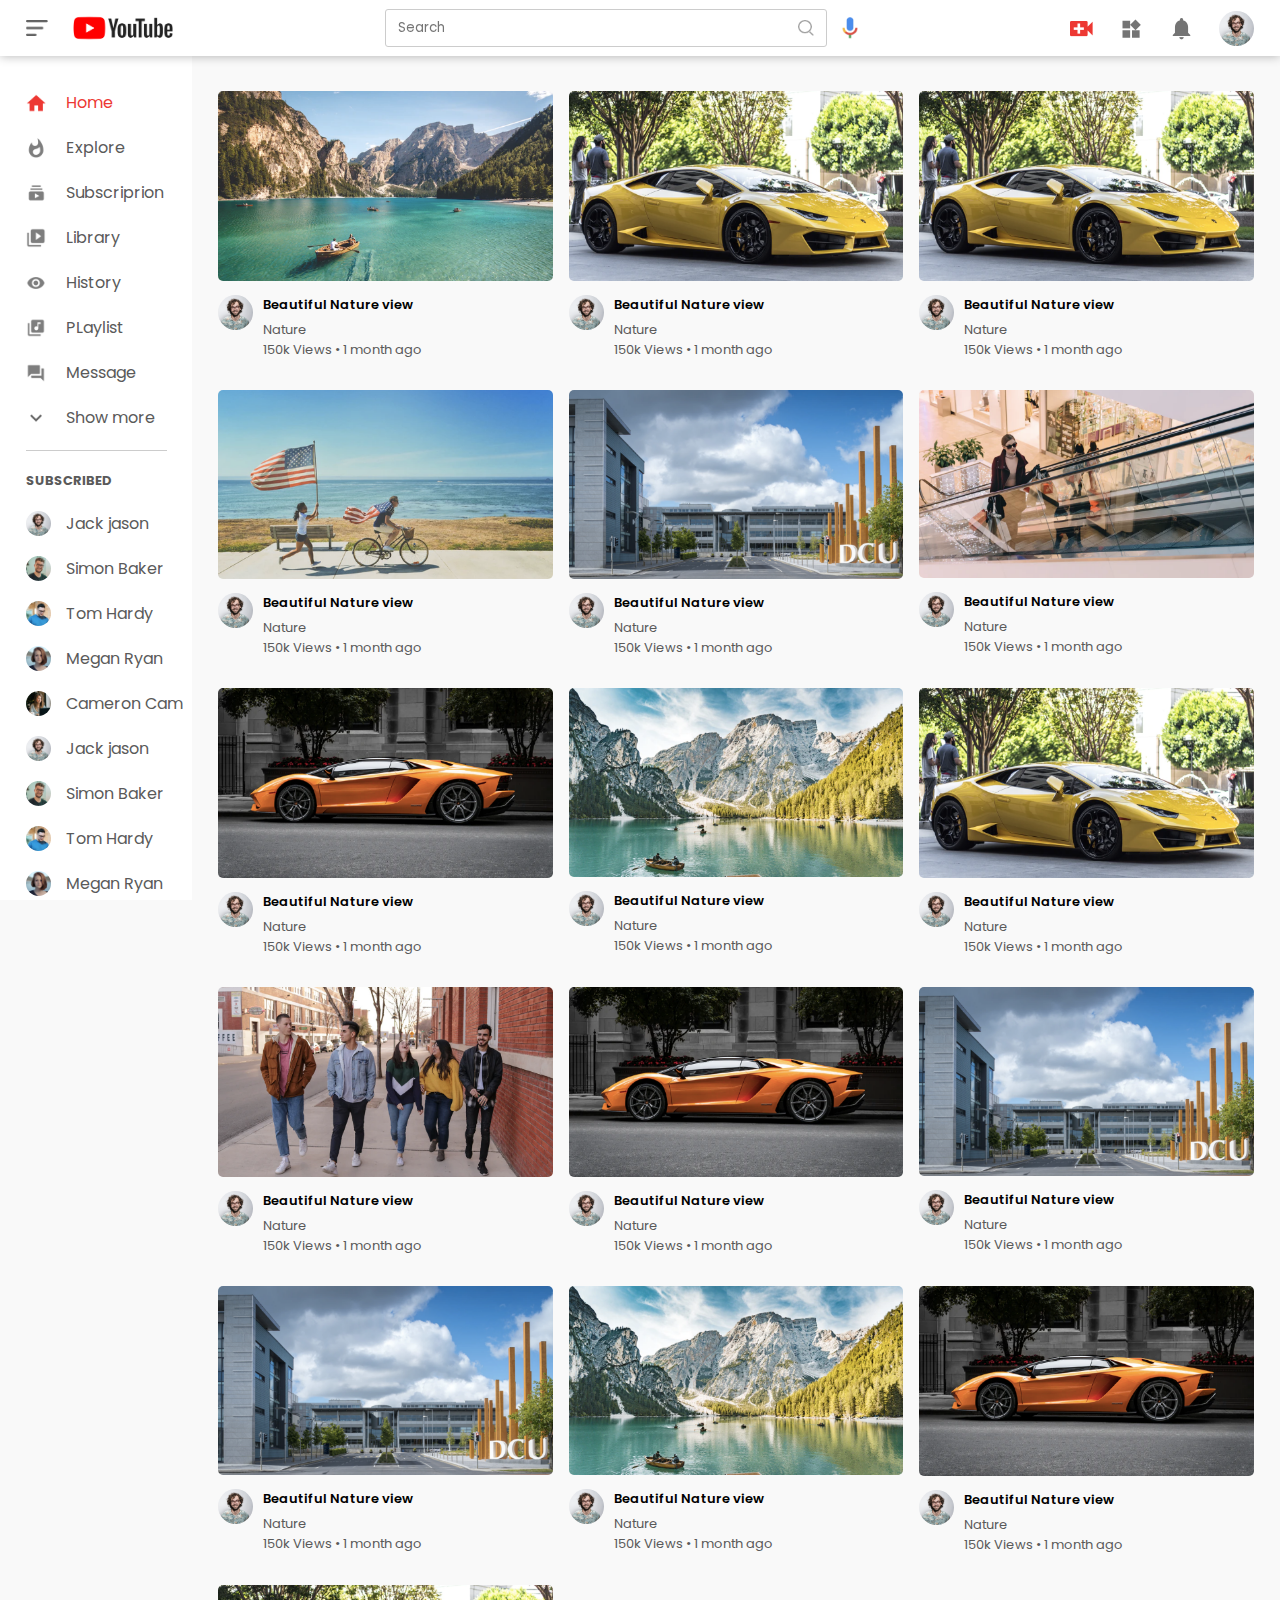
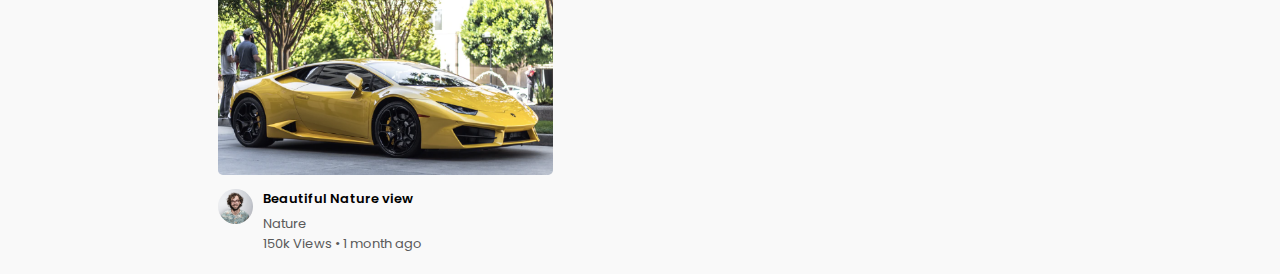
<file: index.html>
<!DOCTYPE html>
<html lang="en">

<head>
    <meta charset="UTF-8">
    <meta http-equiv="X-UA-Compatible" content="IE=edge">
    <meta name="viewport" content="width=device-width, initial-scale=1.0">
    <title>YouTube</title>
    <link rel="shortcut icon" href="images/favicon.svg" type="image/x-icon">
    <link rel="stylesheet" href="./css/style.css">
    <link rel="stylesheet" href="./css/media.css">
</head>

<body>
    <!-- ------------------NavBar---------------- -->
    <nav class="flex-div">
        <div class="nav-left flex-div">
            <img src="./images/menu.png" class="menu-icon">
            <img src="./images/YouTube-Logo.png" class="logo-icon">
        </div>
        <div class="nav-middle flex-div">
            <div class="search-box flex-div">
                <input type="text" placeholder="Search">
                <img src="./images/search.png">
            </div>
            <img src="./images/voice-search.png" alt="" class="mic-icon">
        </div>
        <div class="nav-right flex-div">
            <img src="./images/upload.png">
            <img src="./images/more.png">
            <img src="./images/notification.png">
            <img src="./images/Jack.png" class="user-icon">
        </div>
    </nav>


    <!-- -------------------sidebar---------------------- -->
    <div class="sidebar">
        <div class="shortcut-links">
            <a href=""><img src="./images/home.png" alt="">
                <p>Home</p>
            </a>
            <a href=""><img src="./images/explore.png" alt="">
                <p>Explore</p>
            </a>
            <a href=""><img src="./images/subscriprion.png" alt="">
                <p>Subscriprion</p>
            </a>
            <a href=""><img src="./images/library.png" alt="">
                <p>Library</p>
            </a>
            <a href=""><img src="./images/history.png" alt="">
                <p>History</p>
            </a>
            <a href=""><img src="./images/playlist.png" alt="">
                <p>PLaylist</p>
            </a>
            <a href=""><img src="./images/messages.png" alt="">
                <p>Message</p>
            </a>
            <a href=""><img src="./images/show-more.png" alt="">
                <p>Show more</p>
            </a>
            <hr>
        </div>
        <div class="subscribe-list ">
            <h3>SUBSCRIBED</h3>
            <a href=""><img src="./images/Jack.png" alt="">
                <p>Jack jason</p>
            </a>
            <a href=""><img src="./images/simon.png" alt="">
                <p>Simon Baker</p>
            </a>
            <a href=""><img src="./images/tom.png" alt="">
                <p>Tom Hardy</p>
            </a>
            <a href=""><img src="./images/megan.png" alt="">
                <p>Megan Ryan</p>
            </a>
            <a href=""><img src="./images/cameron.png" alt="">
                <p>Cameron Cam</p>
            </a>
            <a href=""><img src="./images/Jack.png" alt="">
                <p>Jack jason</p>
            </a>
            <a href=""><img src="./images/simon.png" alt="">
                <p>Simon Baker</p>
            </a>
            <a href=""><img src="./images/tom.png" alt="">
                <p>Tom Hardy</p>
            </a>
            <a href=""><img src="./images/megan.png" alt="">
                <p>Megan Ryan</p>
            </a>
            <a href=""><img src="./images/cameron.png" alt="">
                <p>Cameron Cam</p>
            </a>
            <a href=""><img src="./images/Jack.png" alt="">
                <p>Jack jason</p>
            </a>
            <a href=""><img src="./images/simon.png" alt="">
                <p>Simon Baker</p>
            </a>
            <a href=""><img src="./images/tom.png" alt="">
                <p>Tom Hardy</p>
            </a>
            <a href=""><img src="./images/megan.png" alt="">
                <p>Megan Ryan</p>
            </a>
            <a href=""><img src="./images/cameron.png" alt="">
                <p>Cameron Cam</p>
            </a>
        </div>
    </div>


    <!-- ----------------------main----------------- -->
    <div class="container">
        
        <div class="list-container">
            <div class="video-list">
                <a href="./otherpage.html"><img src="./images/thumbnail1.png" class="thumbnail"></a>
                <div class="flex-div">
                    <img src="./images/Jack.png">
                    <div class="video-info">
                        <a href="">Beautiful Nature view</a>
                        <p>Nature</p>
                        <p>150k Views &bull; 1 month ago</p>
                    </div>
                </div>
            </div>
            <div class="video-list">
                <a href="./otherpage.html"><img src="./images/thumbnail8.png" class="thumbnail"></a>
                <div class="flex-div">
                    <img src="./images/Jack.png">
                    <div class="video-info">
                        <a href="">Beautiful Nature view</a>
                        <p>Nature</p>
                        <p>150k Views &bull; 1 month ago</p>
                    </div>
                </div>
            </div>
            <div class="video-list">
                <a href="./otherpage.html"><img src="./images/thumbnail8.png" class="thumbnail"></a>
                <div class="flex-div">
                    <img src="./images/Jack.png">
                    <div class="video-info">
                        <a href="">Beautiful Nature view</a>
                        <p>Nature</p>
                        <p>150k Views &bull; 1 month ago</p>
                    </div>
                </div>
            </div>
            <div class="video-list">
                <a href="./otherpage.html"><img src="./images/thumbnail2.png" class="thumbnail"></a>
                <div class="flex-div">
                    <img src="./images/Jack.png">
                    <div class="video-info">
                        <a href="">Beautiful Nature view</a>
                        <p>Nature</p>
                        <p>150k Views &bull; 1 month ago</p>
                    </div>
                </div>
            </div>
            <div class="video-list">
                <a href="./otherpage.html"><img src="./images/thumbnail7.png" class="thumbnail"></a>
                <div class="flex-div">
                    <img src="./images/Jack.png">
                    <div class="video-info">
                        <a href="">Beautiful Nature view</a>
                        <p>Nature</p>
                        <p>150k Views &bull; 1 month ago</p>
                    </div>
                </div>
            </div>
            <div class="video-list">
                <a href="./otherpage.html"><img src="./images/thumbnail3.png" class="thumbnail"></a>
                <div class="flex-div">
                    <img src="./images/Jack.png">
                    <div class="video-info">
                        <a href="">Beautiful Nature view</a>
                        <p>Nature</p>
                        <p>150k Views &bull; 1 month ago</p>
                    </div>
                </div>
            </div>
            <div class="video-list">
                <a href="./otherpage.html"><img src="./images/thumbnail6.png" class="thumbnail"></a>
                <div class="flex-div">
                    <img src="./images/Jack.png">
                    <div class="video-info">
                        <a href="">Beautiful Nature view</a>
                        <p>Nature</p>
                        <p>150k Views &bull; 1 month ago</p>
                    </div>
                </div>
            </div>
            <div class="video-list">
                <a href="./otherpage.html"><img src="./images/thumbnail4.png" class="thumbnail"></a>
                <div class="flex-div">
                    <img src="./images/Jack.png">
                    <div class="video-info">
                        <a href="">Beautiful Nature view</a>
                        <p>Nature</p>
                        <p>150k Views &bull; 1 month ago</p>
                    </div>
                </div>
            </div>
            <div class="video-list">
                <a href="./otherpage.html"><img src="./images/thumbnail8.png" class="thumbnail"></a>
                <div class="flex-div">
                    <img src="./images/Jack.png">
                    <div class="video-info">
                        <a href="">Beautiful Nature view</a>
                        <p>Nature</p>
                        <p>150k Views &bull; 1 month ago</p>
                    </div>
                </div>
            </div>
            <div class="video-list">
                <a href="./otherpage.html"><img src="./images/thumbnail5.png" class="thumbnail"></a>
                <div class="flex-div">
                    <img src="./images/Jack.png">
                    <div class="video-info">
                        <a href="">Beautiful Nature view</a>
                        <p>Nature</p>
                        <p>150k Views &bull; 1 month ago</p>
                    </div>
                </div>
            </div>
            <div class="video-list">
                <a href="./otherpage.html"><img src="./images/thumbnail6.png" class="thumbnail"></a>
                <div class="flex-div">
                    <img src="./images/Jack.png">
                    <div class="video-info">
                        <a href="">Beautiful Nature view</a>
                        <p>Nature</p>
                        <p>150k Views &bull; 1 month ago</p>
                    </div>
                </div>
            </div>
            <div class="video-list">
                <a href="./otherpage.html"><img src="./images/thumbnail7.png" class="thumbnail"></a>
                <div class="flex-div">
                    <img src="./images/Jack.png">
                    <div class="video-info">
                        <a href="">Beautiful Nature view</a>
                        <p>Nature</p>
                        <p>150k Views &bull; 1 month ago</p>
                    </div>
                </div>
            </div>
            <div class="video-list">
                <a href="./otherpage.html"><img src="./images/thumbnail7.png" class="thumbnail"></a>
                <div class="flex-div">
                    <img src="./images/Jack.png">
                    <div class="video-info">
                        <a href="">Beautiful Nature view</a>
                        <p>Nature</p>
                        <p>150k Views &bull; 1 month ago</p>
                    </div>
                </div>
            </div>
            <div class="video-list">
                <a href="./otherpage.html"><img src="./images/thumbnail4.png" class="thumbnail"></a>
                <div class="flex-div">
                    <img src="./images/Jack.png">
                    <div class="video-info">
                        <a href="">Beautiful Nature view</a>
                        <p>Nature</p>
                        <p>150k Views &bull; 1 month ago</p>
                    </div>
                </div>
            </div>
            <div class="video-list">
                <a href="./otherpage.html"><img src="./images/thumbnail6.png" class="thumbnail"></a>
                <div class="flex-div">
                    <img src="./images/Jack.png">
                    <div class="video-info">
                        <a href="">Beautiful Nature view</a>
                        <p>Nature</p>
                        <p>150k Views &bull; 1 month ago</p>
                    </div>
                </div>
            </div>
            <div class="video-list">
                <a href="./otherpage.html"><img src="./images/thumbnail8.png" class="thumbnail"></a>
                <div class="flex-div">
                    <img src="./images/Jack.png">
                    <div class="video-info">
                        <a href="">Beautiful Nature view</a>
                        <p>Nature</p>
                        <p>150k Views &bull; 1 month ago</p>
                    </div>
                </div>
            </div>
        </div>
    </div>

    <script src="./js/script.js"></script>
</body>

</html>
</file>
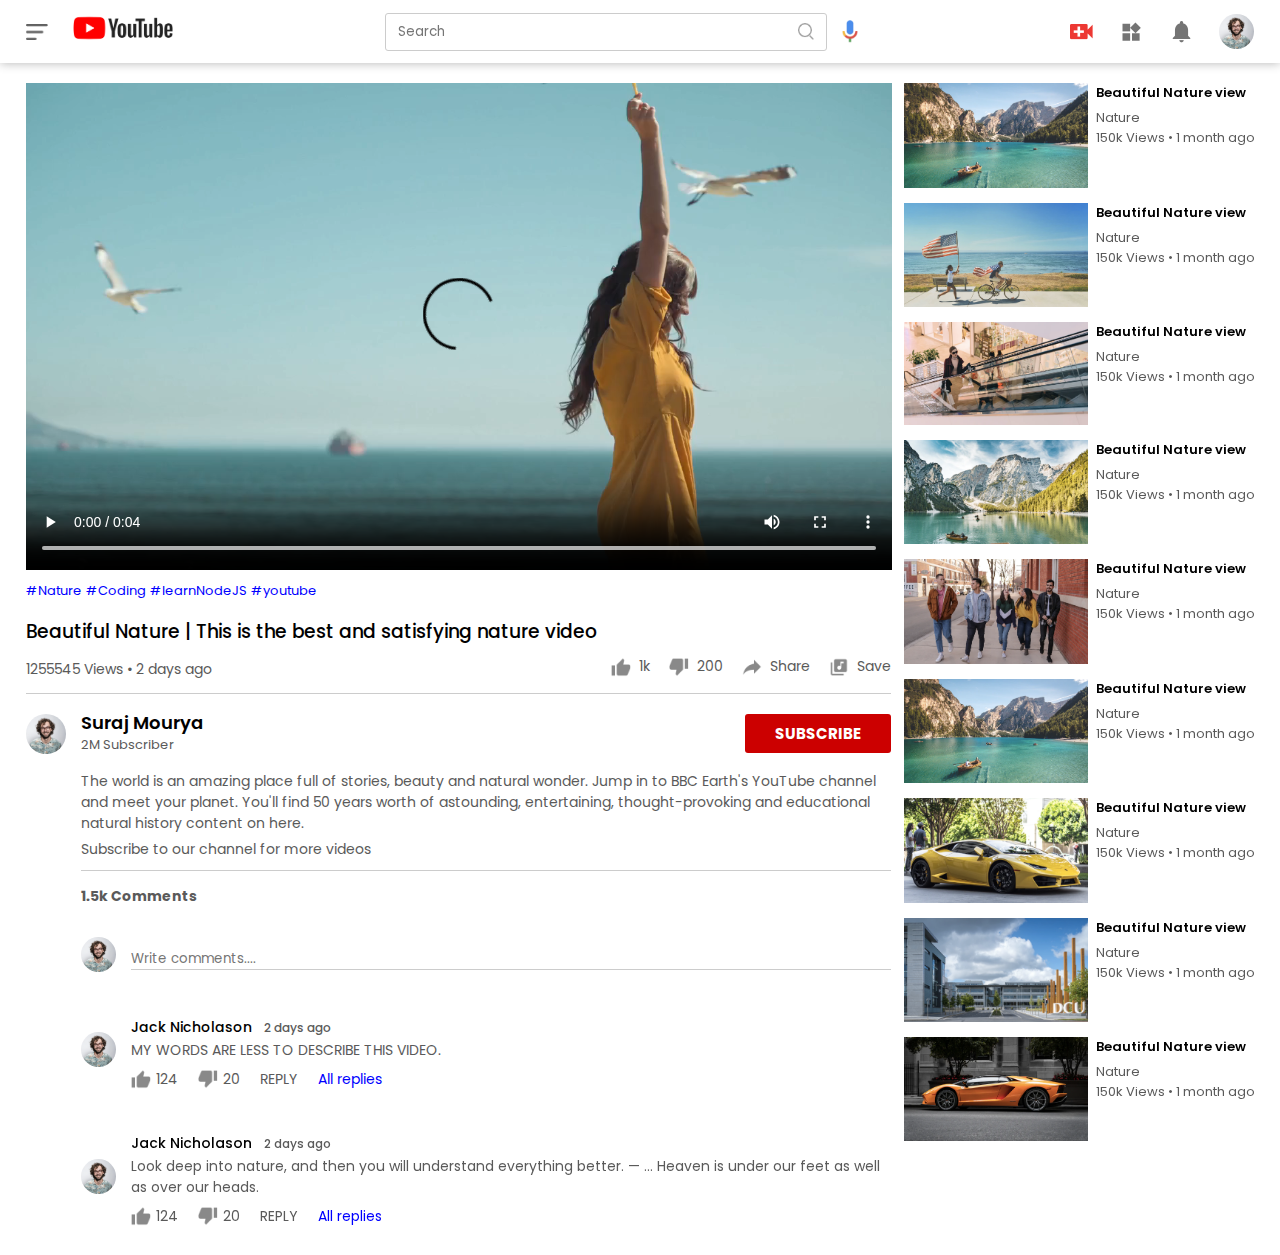
<file: otherpage.html>
<!DOCTYPE html>
<html lang="en">

<head>
    <meta charset="UTF-8">
    <meta http-equiv="X-UA-Compatible" content="IE=edge">
    <meta name="viewport" content="width=device-width, initial-scale=1.0">
    <title>YouTube</title>
    <link rel="shortcut icon" href="images/favicon.svg" type="image/x-icon">
    <link rel="stylesheet" href="./css/otherpage.css">
    <link rel="stylesheet" href="./css/style.css">
    <link rel="stylesheet" href="./css/media.css">
</head>

<body>
    <!-- ------------------NavBar---------------- -->
    <nav class="flex-div">
        <div class="nav-left flex-div">
            <img src="./images/menu.png" class="menu-icon">
            <a href="index.html"><img src="./images/YouTube-Logo.png" class="logo-icon"></a>
        </div>
        <div class="nav-middle flex-div">
            <div class="search-box flex-div">
                <input type="text" placeholder="Search">
                <img src="./images/search.png">
            </div>
            <img src="./images/voice-search.png" alt="" class="mic-icon">
        </div>
        <div class="nav-right flex-div">
            <img src="./images/upload.png">
            <img src="./images/more.png">
            <img src="./images/notification.png">
            <img src="./images/Jack.png" class="user-icon">
        </div>
    </nav>
    <!-- video---------------------------- -->
    <div class="play-container">
        <div class="row">
            <div class="play-video">
                <video controls autoplay>
                    <source src="./images/video.mp4" type="video/mp4">
                </video>
                <div class="tags">
                    <a href="">#Nature</a>
                    <a href="">#Coding</a>
                    <a href="">#learnNodeJS</a>
                    <a href="">#youtube</a>
                </div>
                <h3>Beautiful Nature | This is the best and satisfying nature video </h3>
                <div class="playing-video-info">
                    <p>1255545 Views &bull; 2 days ago</p>
                    <div>
                        <a href=""><img src="./images/like.png">1k</a>
                        <a href=""><img src="./images/dislike.png">200</a>
                        <a href=""><img src="./images/share.png">Share</a>
                        <a href=""><img src="./images/save.png">Save</a>
                    </div>
                </div>
                <hr>
                <div class="publisher">
                    <img src="./images/Jack.png">
                    <div>
                        <p>Suraj Mourya</p>
                        <span>2M Subscriber</span>
                    </div>
                    <button type="button">SUBSCRIBE</button>
                </div>
                <div class="video-dec">
                    <p>The world is an amazing place full of stories, beauty and natural wonder. Jump in to BBC Earth's
                        YouTube channel and meet your planet. You'll find 50 years worth of astounding, entertaining,
                        thought-provoking and educational natural history content on here.</p>
                    <p>Subscribe to our channel for more videos</p>
                    <hr>
                    <h4>1.5k Comments</h4>
                    <div class="add-commnet">
                        <img src="./images/Jack.png">
                        <input type="text" placeholder="Write comments....">
                    </div>
                    <div class="comments">
                        <img src="./images/Jack.png" alt="">
                        <div>
                            <h3>Jack Nicholason <span>2 days ago</span> </h3>
                            <p>MY WORDS ARE LESS TO DESCRIBE THIS VIDEO. <br>
                            </p>
                            <div class="comment-action">
                                <img src="./images/like.png" alt="">
                                <span>124</span>
                                <img src="./images/dislike.png" alt="">
                                <span>20</span>
                                <span>REPLY</span>
                                <a href="">All replies</a>
                            </div>
                        </div>
                    </div>
                    <div class="comments">
                        <img src="./images/Jack.png" alt="">
                        <div>
                            <h3>Jack Nicholason <span>2 days ago</span> </h3>
                            <p>Look deep into nature, and then you will understand everything better. — ...
                                Heaven is under our feet as well as over our heads.
                            </p>
                            <div class="comment-action">
                                <img src="./images/like.png" alt="">
                                <span>124</span>
                                <img src="./images/dislike.png" alt="">
                                <span>20</span>
                                <span>REPLY</span>
                                <a href="">All replies</a>
                            </div>
                        </div>
                    </div>
                </div>




            </div>
            <div class="right-sidebar">

                <div class="side-video-list">
                    <a href="" class="small-thumbnail"><img src="./images/thumbnail1.png"></a>
                    <div class="video-info">
                        <a href="">Beautiful Nature view</a>
                        <p>Nature</p>
                        <p>150k Views &bull; 1 month ago</p>
                    </div>
                </div>

                <div class="side-video-list">
                    <a href="" class="small-thumbnail"><img src="./images/thumbnail2.png"></a>
                    <div class="video-info">
                        <a href="">Beautiful Nature view</a>
                        <p>Nature</p>
                        <p>150k Views &bull; 1 month ago</p>
                    </div>
                </div>
                <div class="side-video-list">
                    <a href="" class="small-thumbnail"><img src="./images/thumbnail3.png"></a>
                    <div class="video-info">
                        <a href="">Beautiful Nature view</a>
                        <p>Nature</p>
                        <p>150k Views &bull; 1 month ago</p>
                    </div>
                </div>
                <div class="side-video-list">
                    <a href="" class="small-thumbnail"><img src="./images/thumbnail4.png"></a>
                    <div class="video-info">
                        <a href="">Beautiful Nature view</a>
                        <p>Nature</p>
                        <p>150k Views &bull; 1 month ago</p>
                    </div>
                </div>
                <div class="side-video-list">
                    <a href="" class="small-thumbnail"><img src="./images/thumbnail5.png"></a>
                    <div class="video-info">
                        <a href="">Beautiful Nature view</a>
                        <p>Nature</p>
                        <p>150k Views &bull; 1 month ago</p>
                    </div>
                </div>
                <div class="side-video-list">
                    <a href="" class="small-thumbnail"><img src="./images/thumbnail1.png"></a>
                    <div class="video-info">
                        <a href="">Beautiful Nature view</a>
                        <p>Nature</p>
                        <p>150k Views &bull; 1 month ago</p>
                    </div>
                </div>
                <div class="side-video-list">
                    <a href="" class="small-thumbnail"><img src="./images/thumbnail8.png"></a>
                    <div class="video-info">
                        <a href="">Beautiful Nature view</a>
                        <p>Nature</p>
                        <p>150k Views &bull; 1 month ago</p>
                    </div>
                </div>
                <div class="side-video-list">
                    <a href="" class="small-thumbnail"><img src="./images/thumbnail7.png"></a>
                    <div class="video-info">
                        <a href="">Beautiful Nature view</a>
                        <p>Nature</p>
                        <p>150k Views &bull; 1 month ago</p>
                    </div>
                </div>
                <div class="side-video-list">
                    <a href="" class="small-thumbnail"><img src="./images/thumbnail6.png"></a>
                    <div class="video-info">
                        <a href="">Beautiful Nature view</a>
                        <p>Nature</p>
                        <p>150k Views &bull; 1 month ago</p>
                    </div>
                </div>
            </div>
        </div>
    </div>


</body>

</html>
</file>
<file: css/style.css>
@import url('https://fonts.googleapis.com/css2?family=Poppins:wght@100;200;300;400;500;600;700;800;900&display=swap');
* {
    margin: 0;
    padding: 0;
    box-sizing: border-box;
    font-family: 'Poppins', sans-serif;
}

a {
    text-decoration: none;
    color: #5a5a5a;
}

img {
    cursor: pointer;
}

.flex-div {
    display: flex;
    align-items: center;
}

nav {
    padding: 0 2%;
    justify-content: space-between;
    box-shadow: 0 0 10px rgba(0, 0, 0, 0.3);
    background-color: #fff;
    position: sticky;
    top: 0;
    z-index: 10;
}

.nav-left .menu-icon {
    width: 22px;
    margin-right: 25px;
}

.nav-left .logo-icon {
    width: 100px;
}

.nav-right img {
    width: 25px;
    margin-right: 25px;
}

.nav-right .user-icon {
    width: 35px;
    border-radius: 50%;
    margin-right: 0;
}

.nav-middle .mic-icon {
    width: 16px;
}

.nav-middle .search-box {
    border: 1px solid #ccc;
    margin-right: 15px;
    padding: 8px 12px;
    border-radius: 3px;
}

.nav-middle .search-box input {
    width: 400px;
    border: 0;
    outline: 0;
    background: transparent;
}

.nav-middle .search-box img {
    width: 16px;
}


/* --------------Navbar End----------------------- */


/* --------------Sidebar Start----------------------- */

.sidebar {
    background: white;
    width: 15%;
    height: 100vh;
    position: fixed;
    top: 0;
    padding-left: 2%;
    padding-top: 90px;
    overflow: auto;
}

.shortcut-links a img {
    width: 20px;
    margin-right: 20px;
}

.shortcut-links a {
    display: flex;
    align-items: center;
    margin-bottom: 20px;
    width: fit-content;
    flex-wrap: wrap;
}

.shortcut-links a:first-child {
    color: #ed3833;
}

.sidebar hr {
    border: 0;
    height: 1px;
    background: #ccc;
    width: 85%;
}

.subscribe-list h3 {
    font-size: 13px;
    margin: 20px 0;
    color: #5a5a5a;
}

.subscribe-list a {
    display: flex;
    align-items: center;
    margin-bottom: 20px;
    width: fit-content;
    flex-wrap: wrap;
}
.subscribe-none{
    display: none;
}
.subscribe-list a img {
    width: 25px;
    border-radius: 50%;
    margin-right: 15px;
}

.small-sidebar {
    width: 5%;
}

.small-sidebar a p {
    display: none;
}

.small-sidebar h3 {
    display: none;
}

.small-sidebar hr {
    width: 50%;
    margin-bottom: 15px;
}


/* --------------Sidebar End----------------------- */


/* --------------main ----------------------- */

.container {
    background: #f9f9f9;
    padding: 20px 2% 20px 17%;
}
.large-container{
    padding-left: 7%;
}

.banner {
    width: 100%;
}

.banner img {
    width: 100%;
    border-radius: 8px;
}

.list-container {
    display: grid;
    grid-template-columns: repeat(auto-fit, minmax(250px, 1fr));
    grid-column-gap: 16px;
    grid-row-gap: 30px;
    margin-top: 15px;
}

.video-list .thumbnail {
    width: 100%;
    border-radius: 5px;
}

.video-list .flex-div {
    align-items: flex-start;
    margin-top: 7px;
}

.video-list .flex-div img {
    width: 35px;
    margin-right: 10px;
    border-radius: 50%;
}

.video-info {
    color: #5a5a5a;
    font-size: 13px;
}

.video-info a {
    color: #000;
    font-weight: 600;
    display: block;
    margin-bottom: 5px;
}
</file>
<file: css/media.css>
@media (max-width: 900px) {
  .menu-icon {
    display: none;
  }
  .sidebar {
    display: none;
  }
  .container,
  .large-container {
    padding-left: 5%;
    padding-right: 5%;
  }
  .nav-right img {
    display: none;
  }
  .nav-right .user-icon {
    display: block;
    width: 30px;
  }
  .nav-middle .search-box input {
    width: 170px;
  }
  .nav-middle .search-box img {
    width: 12px;
  }
  .nav-middle .search-box {
    height: 30px;
  }
  .nav-middle .mic-icon {
    display: none;
  }
  .logo-icon {
    width: 30px;
  }
}

@media (max-width: 900px) {
  .play-video {
    flex-basis: 100%;
  }
  .right-sidebar {
    flex-basis: 100%;
  }
  .play-container {
    padding-left: 5%;
    padding-right: 5%;
  }
  .video-dec {
    padding-left: 0;
  }
  .play-video .playing-video-info a {
    margin-left: 0;
    margin-right: 15px;
    margin-top: 15px;
  }
}
</file>
<file: css/otherpage.css>
@import url('https://fonts.googleapis.com/css2?family=Poppins:wght@100;200;300;400;500;600;700;800;900&display=swap');
* {
    margin: 0;
    padding: 0;
    box-sizing: border-box;
    font-family: 'Poppins', sans-serif;
}


/* Play video */

.play-container{
    padding-left: 2%;
    padding-top: 20px;
}
.row{
    display: flex;
    justify-content: space-between;
    flex-wrap: wrap;
}
.play-video{
    flex-basis: 69%;
}
.right-sidebar{
    flex-basis: 30%;
}
.play-video video{
    width: 100%;
}
.side-video-list{
    display: flex;
    justify-content: space-between;
    margin-bottom: 8px;
}
.side-video-list img{
    width: 100%;
}
.side-video-list .small-thumbnail{
    flex-basis: 49%;
}
.side-video-list .video-info{
    flex-basis: 49%;
}
.play-video .tags a{
    color: #0000ff;
    font-size: 13px;
}
.play-container h3{
    font-weight: 500;
    margin-top: 15px;
}
.play-video .playing-video-info{
    display: flex;
    align-items: center;
    justify-content: space-between;
    flex-wrap: wrap;
    margin-top: 10px;
    font-size: 14px;
    color: #5a5a5a;
}
.play-video .playing-video-info a img{
    width: 20px;
    margin-right: 8px;
}
.play-video .playing-video-info a{
    display: inline-flex;
    align-items: center;
    margin-left: 15px;
}
.play-video hr{
    border: 0;
    height: 1px;
    background: #ccc;
    margin: 10px 0;
}
.publisher{
    display: flex;
    align-items: center;
    margin-top: 20px;
}
.publisher div{
    flex: 1;
    line-height: 18px;
}
.publisher div p{
    color: #000;
    font-weight: 600;
    font-size: 18px;  
    margin-bottom: 3px;  
}
.publisher div span{
    color: #5a5a5a;
    font-size: 13px;    
}
.publisher img{
    width: 40px;
    border-radius: 50%;
    margin-right: 15px;
}
.publisher button{
    background: #cc0000;
    font-weight: 700;
    color: white;
    font-size: 15px;
    padding: 8px 30px;
    cursor: pointer;
    border: 0;
    border-radius: 3px;
    outline: 0;
}
.video-dec{
    padding-left: 55px;
    margin: 17px 0;
}
.video-dec p{
    font-size: 14px;
    margin-bottom: 5px;
    color: #5a5a5a;
}
.video-dec h4{
    font-size: 14px;
    color: #5a5a5a;
    margin-top: 15px;
   
}
.add-commnet{
    display: flex;
    align-items: center;
    margin: 30px 0;
}
.add-commnet img{
    width: 35px;
    border-radius: 50%;
    margin-right: 15px;
}
.add-commnet input{
    border: 0;
    outline: 0;
    border-bottom: 1px solid #ccc;
    width: 100%;
    padding-top: 10px;
    background: transparent; 
}
.comments{
    display: flex;
    align-items: center;
    margin: 20px 0;
}
.comments img{
    width:  35px;
    border-radius: 50%;
    margin-right: 15px;
}
.comments h3{
    font-size: 14px;
    margin-bottom: 2px;
}
.comments h3 span{
    font-size: 12px;
    color: #5a5a5a;
    font-weight: 500;
    margin-left: 8px;
}
.comment-action{
    display: flex;
    align-items: center;
    margin: 8px 0;
    font-size: 14px;
}
.comment-action img{
    border-radius: 0;
    width: 20px;
    margin-right: 5px;

}
.comment-action span{
    margin-right: 20px;
    color: #5a5a5a;
}
.comment-action a{
    color: #0000ff;
}
</file>
